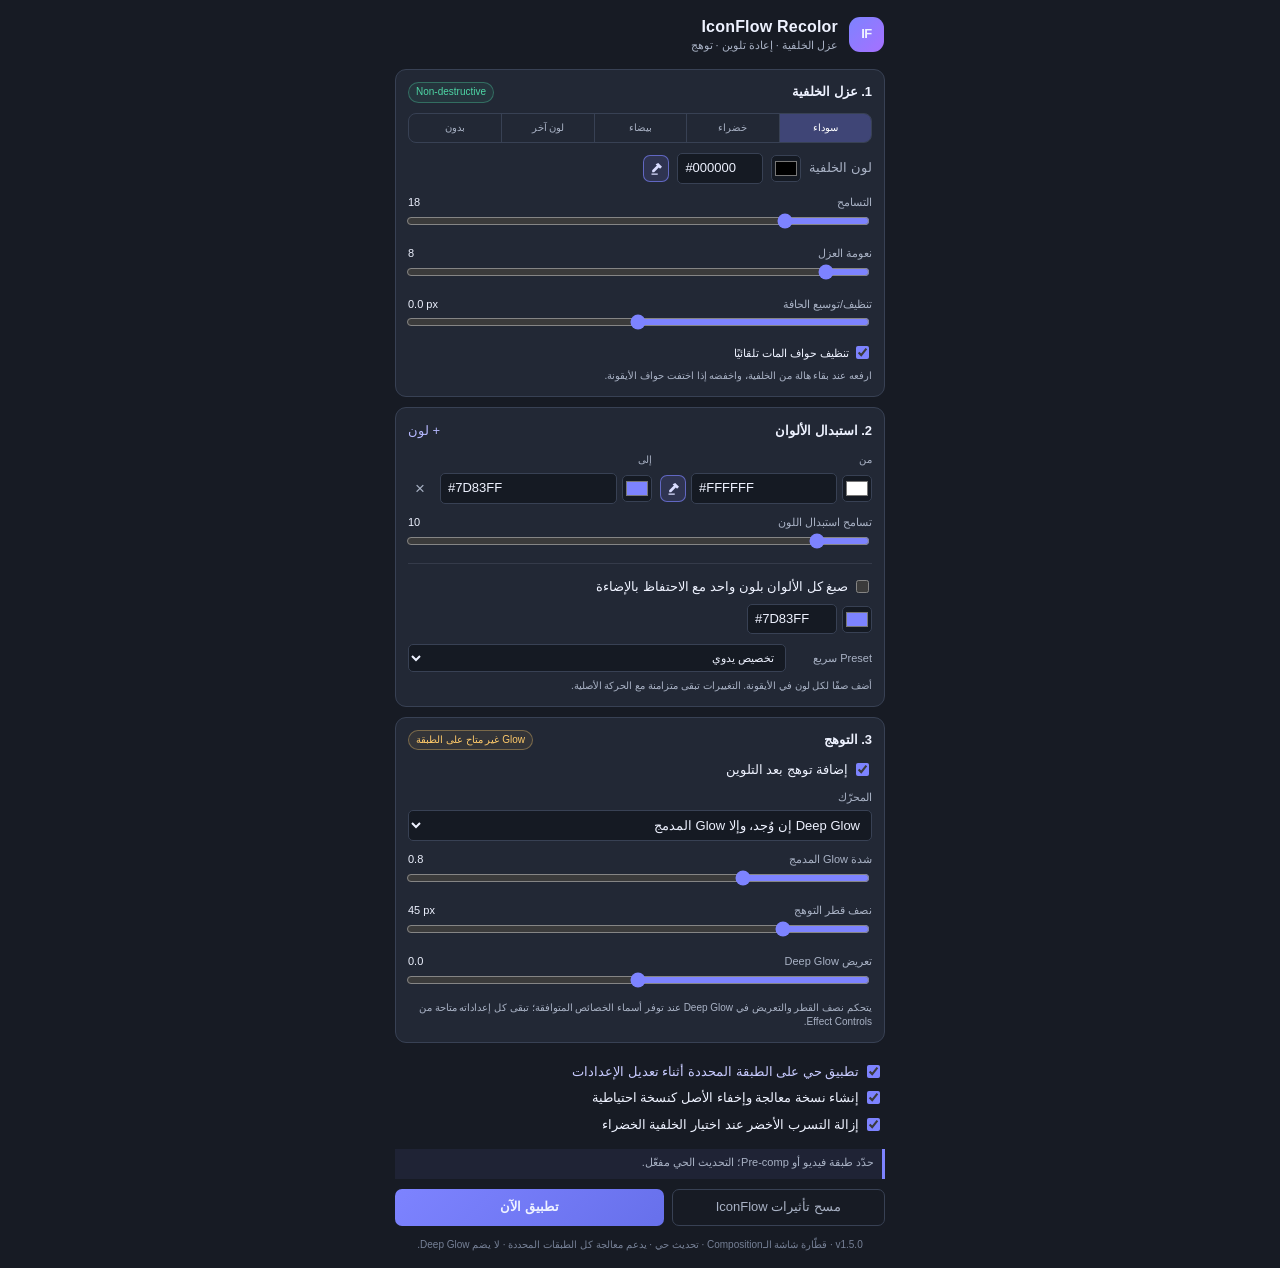
<file: index.html>
<!doctype html>
<html lang="ar" dir="rtl">
<head>
  <meta charset="utf-8">
  <meta http-equiv="Content-Security-Policy" content="default-src 'self' 'unsafe-inline'">
  <meta name="viewport" content="width=device-width, initial-scale=1">
  <title>IconFlow Recolor</title>
  <link rel="stylesheet" href="css/style.css">
</head>
<body>
  <main class="panel">
    <header>
      <div class="mark">IF</div>
      <div>
        <h1>IconFlow Recolor</h1>
        <p>عزل الخلفية · إعادة تلوين · توهج</p>
      </div>
    </header>

    <section class="card">
      <div class="section-head">
        <h2>1. عزل الخلفية</h2>
        <span class="tag">Non-destructive</span>
      </div>
      <div class="segmented" id="backgroundMode" role="radiogroup" aria-label="لون الخلفية">
        <label><input type="radio" name="background" value="black" checked><span>سوداء</span></label>
        <label><input type="radio" name="background" value="green"><span>خضراء</span></label>
        <label><input type="radio" name="background" value="white"><span>بيضاء</span></label>
        <label><input type="radio" name="background" value="custom"><span>لون آخر</span></label>
        <label><input type="radio" name="background" value="none"><span>بدون</span></label>
      </div>
      <div class="row custom-background" hidden>
        <label for="customBg">لون الخلفية</label>
        <input id="customBg" class="color" type="color" value="#000000">
        <input id="customBgHex" class="hex" type="text" value="#000000" maxlength="7" spellcheck="false">
        <button id="pickBackground" class="sample-source" type="button" title="التقاط لون يدويًا من شاشة الـComposition" aria-label="التقاط لون يدويًا من شاشة الـComposition"><svg viewBox="0 0 24 24" aria-hidden="true"><path d="M14.8 3.2 20.8 9.2 17.7 12.3 15.7 10.3 8.2 17.8 5.1 17.8 5.1 14.7 12.6 7.2 10.6 5.2zM4 20h10v2H4z"/></svg></button>
      </div>
      <div class="range-row">
        <label for="matteTolerance">التسامح <output id="toleranceValue">18</output></label>
        <input id="matteTolerance" type="range" min="1" max="100" value="18">
      </div>
      <div class="range-row">
        <label for="matteSoftness">نعومة العزل <output id="softnessValue">8</output></label>
        <input id="matteSoftness" type="range" min="0" max="100" value="8">
      </div>
      <div class="range-row">
        <label for="edgeChoke">تنظيف/توسيع الحافة <output id="edgeChokeValue">0.0 px</output></label>
        <input id="edgeChoke" type="range" min="-5" max="5" value="0" step="0.1">
      </div>
      <label class="check compact-check"><input id="edgeCleaner" type="checkbox" checked> <span>تنظيف حواف المات تلقائيًا</span></label>
      <p class="hint">ارفعه عند بقاء هالة من الخلفية، واخفضه إذا اختفت حواف الأيقونة.</p>
    </section>

    <section class="card">
      <div class="section-head">
        <h2>2. استبدال الألوان</h2>
        <button class="text-btn" id="addColor" type="button">+ لون</button>
      </div>
      <div class="color-head"><span>من</span><span>إلى</span><span></span></div>
      <div id="colorMappings" class="mappings"></div>
      <div class="range-row">
        <label for="colorTolerance">تسامح استبدال اللون <output id="colorToleranceValue">10</output></label>
        <input id="colorTolerance" type="range" min="0" max="100" value="10">
      </div>
      <div class="tint-all">
        <label class="check"><input id="tintAll" type="checkbox"> <span>صبغ كل الألوان بلون واحد مع الاحتفاظ بالإضاءة</span></label>
        <div class="color-input compact"><input id="tintAllPicker" type="color" value="#7D83FF"><input id="tintAllHex" class="hex" type="text" maxlength="7" value="#7D83FF" spellcheck="false"></div>
      </div>
      <div class="preset-row">
        <label for="palettePreset">Preset سريع</label>
        <select id="palettePreset">
          <option value="custom">تخصيص يدوي</option>
          <option value="electricBlue">أزرق كهربائي</option>
          <option value="neonGreen">أخضر نيون</option>
          <option value="magenta">ماجنتا</option>
          <option value="gold">ذهبي</option>
          <option value="ice">جليدي</option>
        </select>
      </div>
      <p class="hint">أضف صفًا لكل لون في الأيقونة. التغييرات تبقى متزامنة مع الحركة الأصلية.</p>
    </section>

    <section class="card">
      <div class="section-head">
        <h2>3. التوهج</h2>
        <span id="deepGlowState" class="tag neutral">تحقق من التوهج</span>
      </div>
      <label class="check"><input id="useGlow" type="checkbox" checked> <span>إضافة توهج بعد التلوين</span></label>
      <label class="select-label" for="glowEngine">المحرّك</label>
      <select id="glowEngine">
        <option value="deep">Deep Glow إن وُجد، وإلا Glow المدمج</option>
        <option value="builtin">Glow المدمج في After Effects</option>
        <option value="none">بدون توهج</option>
      </select>
      <div class="range-row">
        <label for="glowStrength">شدة Glow المدمج <output id="glowValue">0.8</output></label>
        <input id="glowStrength" type="range" min="0" max="3" value="0.8" step="0.1">
      </div>
      <div class="range-row">
        <label for="glowRadius">نصف قطر التوهج <output id="glowRadiusValue">45 px</output></label>
        <input id="glowRadius" type="range" min="1" max="250" value="45">
      </div>
      <div class="range-row deep-only">
        <label for="deepExposure">تعريض Deep Glow <output id="deepExposureValue">0.0</output></label>
        <input id="deepExposure" type="range" min="-5" max="5" value="0" step="0.1">
      </div>
      <p class="hint">يتحكم نصف القطر والتعريض في Deep Glow عند توفر أسماء الخصائص المتوافقة؛ تبقى كل إعداداته متاحة من Effect Controls.</p>
    </section>

    <section class="options">
      <label class="check live-option"><input id="autoApply" type="checkbox" checked> <span>تطبيق حي على الطبقة المحددة أثناء تعديل الإعدادات</span></label>
      <label class="check"><input id="makeBackup" type="checkbox" checked> <span>إنشاء نسخة معالجة وإخفاء الأصل كنسخة احتياطية</span></label>
      <label class="check"><input id="despill" type="checkbox" checked> <span>إزالة التسرب الأخضر عند اختيار الخلفية الخضراء</span></label>
    </section>

    <div id="status" class="status" role="status">حدّد طبقة فيديو أو Pre-comp؛ التحديث الحي مفعّل.</div>
    <div class="actions">
      <button id="clear" class="secondary" type="button">مسح تأثيرات IconFlow</button>
      <button id="apply" class="primary" type="button">تطبيق الآن</button>
    </div>
    <footer>v1.5.0 · قطّارة شاشة الـComposition · تحديث حي · يدعم معالجة كل الطبقات المحددة · لا يضم Deep Glow.</footer>
  </main>
  <script src="js/CSInterface.js"></script>
  <script src="js/main.js"></script>
</body>
</html>
</file>
<file: css/style.css>
:root {
  color-scheme: dark;
  --bg: #171b24;
  --card: #222835;
  --field: #151a23;
  --line: #384154;
  --text: #eef2ff;
  --muted: #a9b2c5;
  --accent: #7d83ff;
  --accent-2: #a670ff;
  --ok: #4ed6a5;
  --warn: #ffca6a;
}
* { box-sizing: border-box; }
body { margin: 0; background: var(--bg); color: var(--text); font: 13px/1.45 Tahoma, "Segoe UI", sans-serif; }
.panel { padding: 15px; max-width: 520px; margin: 0 auto; }
header { display: flex; gap: 11px; align-items: center; margin: 0 1px 15px; }
.mark { display: grid; place-items: center; direction: ltr; width: 35px; height: 35px; border-radius: 11px; font-weight: 800; letter-spacing: -.5px; background: linear-gradient(135deg, var(--accent), var(--accent-2)); }
h1, h2, p { margin: 0; }
h1 { font-size: 16px; letter-spacing: .2px; }
header p { color: var(--muted); font-size: 11px; }
.card { border: 1px solid var(--line); border-radius: 11px; padding: 12px; margin: 10px 0; background: var(--card); }
.section-head { display: flex; align-items: center; justify-content: space-between; gap: 8px; margin-bottom: 10px; }
h2 { font-size: 13px; }
.tag { color: var(--ok); border: 1px solid rgba(78, 214, 165, .35); background: rgba(78, 214, 165, .08); border-radius: 999px; font-size: 10px; padding: 2px 7px; white-space: nowrap; }
.tag.neutral { color: var(--muted); border-color: rgba(169, 178, 197, .25); background: transparent; }
.tag.missing { color: var(--warn); border-color: rgba(255, 202, 106, .35); background: rgba(255, 202, 106, .08); }
.segmented { display: grid; grid-template-columns: repeat(5, minmax(0, 1fr)); overflow: hidden; border: 1px solid var(--line); border-radius: 8px; }
.segmented label { position: relative; min-width: 0; cursor: pointer; border-left: 1px solid var(--line); }
.segmented label:last-child { border-left: 0; }
.segmented input { position: absolute; opacity: 0; pointer-events: none; }
.segmented span { display: block; color: var(--muted); text-align: center; padding: 7px 3px; font-size: 10px; white-space: nowrap; overflow: hidden; text-overflow: ellipsis; }
.segmented input:checked + span { color: white; background: rgba(125, 131, 255, .32); }
.row { display: flex; align-items: center; gap: 8px; margin-top: 10px; }
.row label { color: var(--muted); white-space: nowrap; }
input, select, button { font: inherit; }
input[type="color"] { padding: 1px; cursor: pointer; width: 30px; height: 27px; border: 1px solid var(--line); border-radius: 5px; background: var(--field); }
.hex { width: 86px; padding: 5px 7px; direction: ltr; color: var(--text); background: var(--field); border: 1px solid var(--line); border-radius: 5px; }
.range-row { margin-top: 11px; }
.range-row label { display: flex; justify-content: space-between; color: var(--muted); font-size: 11px; }
output { direction: ltr; color: var(--text); }
input[type="range"] { width: 100%; accent-color: var(--accent); cursor: pointer; }
.hint { color: var(--muted); font-size: 10px; margin-top: 7px; }
.color-head, .mapping { display: grid; grid-template-columns: 1fr 1fr 24px; gap: 8px; align-items: center; }
.color-head { color: var(--muted); font-size: 10px; margin: 0 0 4px; }
.mapping { margin: 6px 0; }
.color-input { display: flex; gap: 5px; align-items: center; }
.color-input .hex { min-width: 0; width: 100%; flex: 1; }
.color-input.compact { width: 125px; margin: 4px 0 0; }
.sample-source { display: grid; place-items: center; flex: 0 0 26px; width: 26px; height: 27px; padding: 3px; color: #d9dcff; border-color: rgba(125, 131, 255, .65); background: rgba(125, 131, 255, .14); }
.sample-source:hover { background: rgba(125, 131, 255, .3); }
.sample-source svg { width: 15px; height: 15px; fill: currentColor; pointer-events: none; }
.tint-all { margin-top: 8px; padding-top: 6px; border-top: 1px solid rgba(169, 178, 197, .14); }
.compact-check { margin: 8px 0 0; font-size: 11px; }
.preset-row { display: grid; grid-template-columns: 78px minmax(0, 1fr); gap: 8px; align-items: center; margin-top: 10px; color: var(--muted); font-size: 11px; }
.preset-row select { font-size: 11px; }
.remove { border: 0; background: transparent; color: var(--muted); cursor: pointer; padding: 3px; font-size: 17px; line-height: 1; }
.remove:hover { color: #ff7d90; }
.text-btn { border: 0; background: transparent; color: #b6b9ff; cursor: pointer; padding: 2px 0; }
.check { display: block; color: var(--text); cursor: pointer; margin: 7px 0; }
.check input { accent-color: var(--accent); vertical-align: -2px; }
.select-label { display: block; color: var(--muted); font-size: 11px; margin: 10px 0 4px; }
select { width: 100%; color: var(--text); border: 1px solid var(--line); background: var(--field); padding: 6px 7px; border-radius: 5px; }
.options { padding: 2px 2px 7px; }
.live-option { color: #c8cbff; }
.status { min-height: 30px; border-right: 3px solid var(--accent); padding: 6px 8px; color: var(--muted); background: rgba(125, 131, 255, .08); font-size: 11px; }
.status.error { border-color: #ff6f86; color: #ffb1bd; background: rgba(255, 111, 134, .08); }
.status.success { border-color: var(--ok); color: #b5f3dc; background: rgba(78, 214, 165, .08); }
.actions { display: flex; gap: 8px; margin-top: 10px; }
button { border-radius: 7px; border: 1px solid var(--line); color: var(--text); padding: 8px 10px; cursor: pointer; }
button:disabled { opacity: .55; cursor: progress; }
.primary { flex: 1.3; border: 0; background: linear-gradient(135deg, var(--accent), #6770eb); font-weight: 700; }
.secondary { flex: 1; background: transparent; color: var(--muted); }
footer { color: #768096; text-align: center; padding: 12px 0 1px; font-size: 10px; }
</file>
